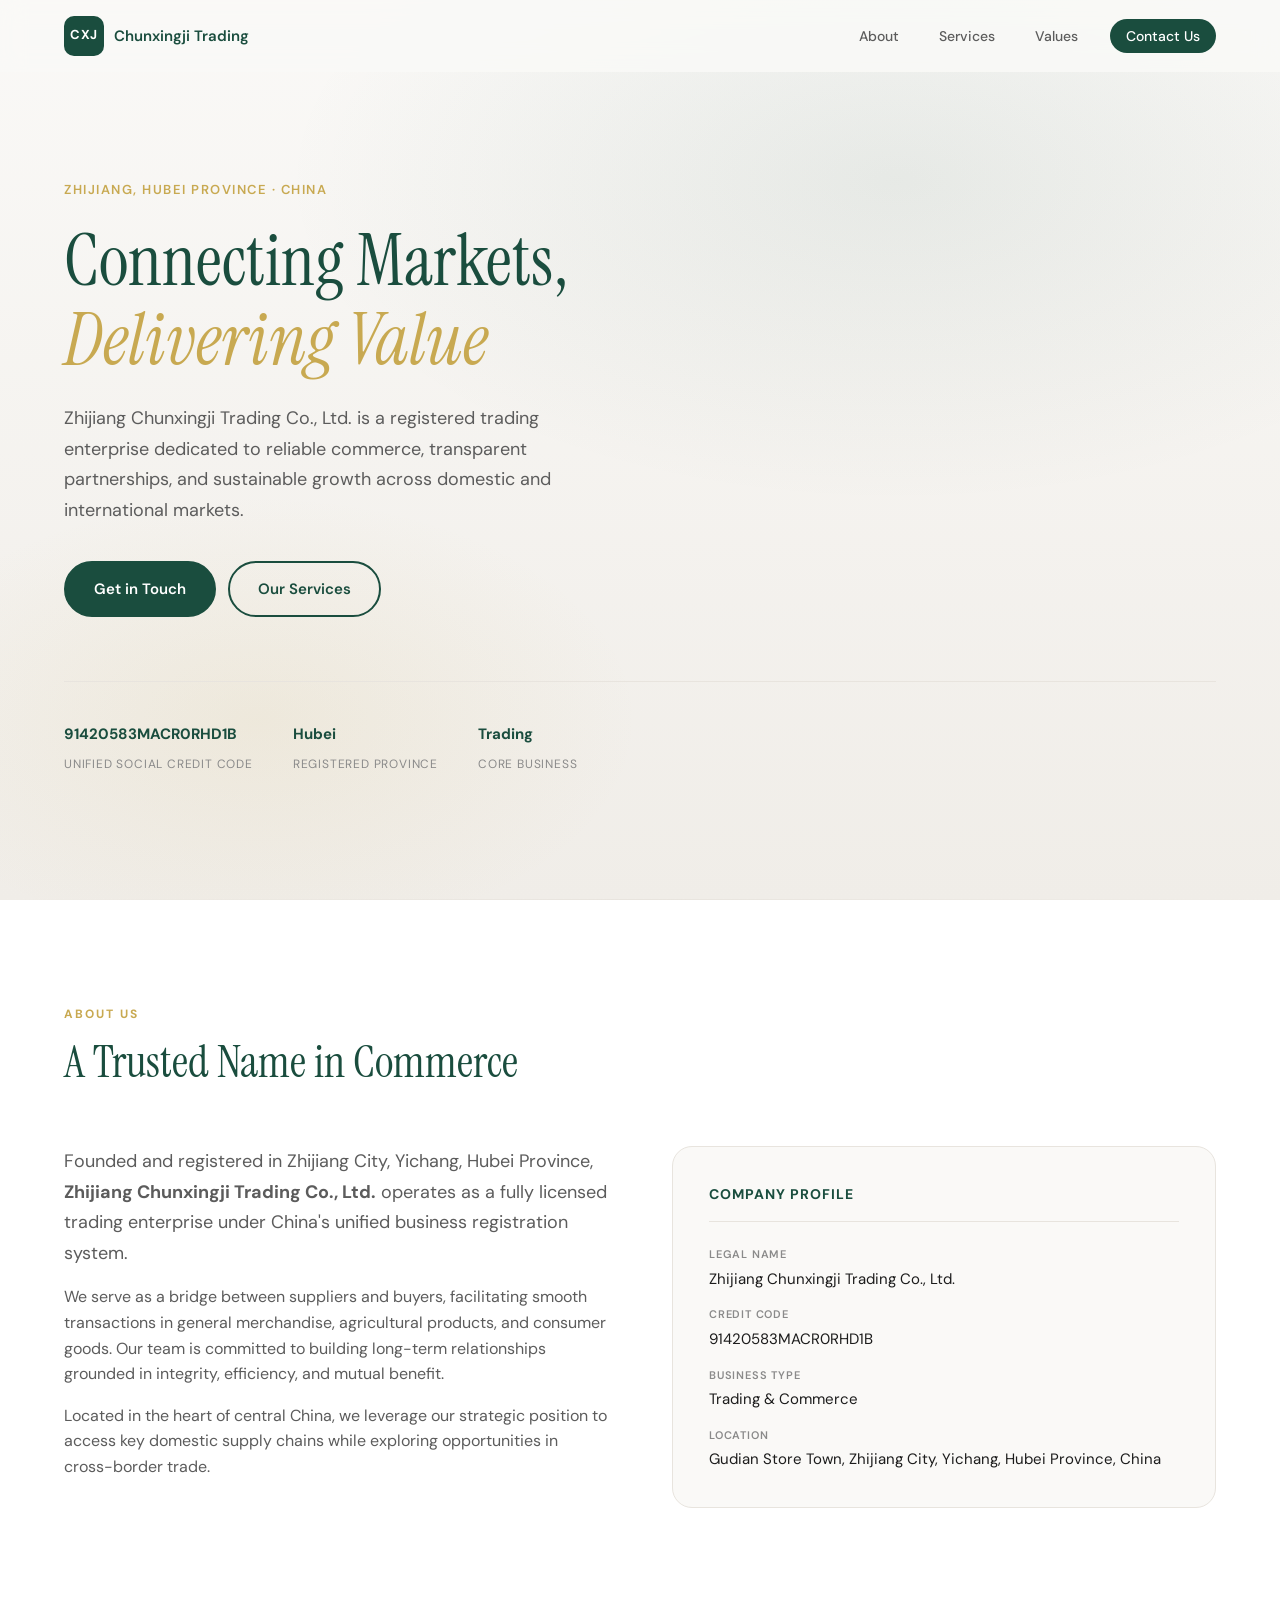
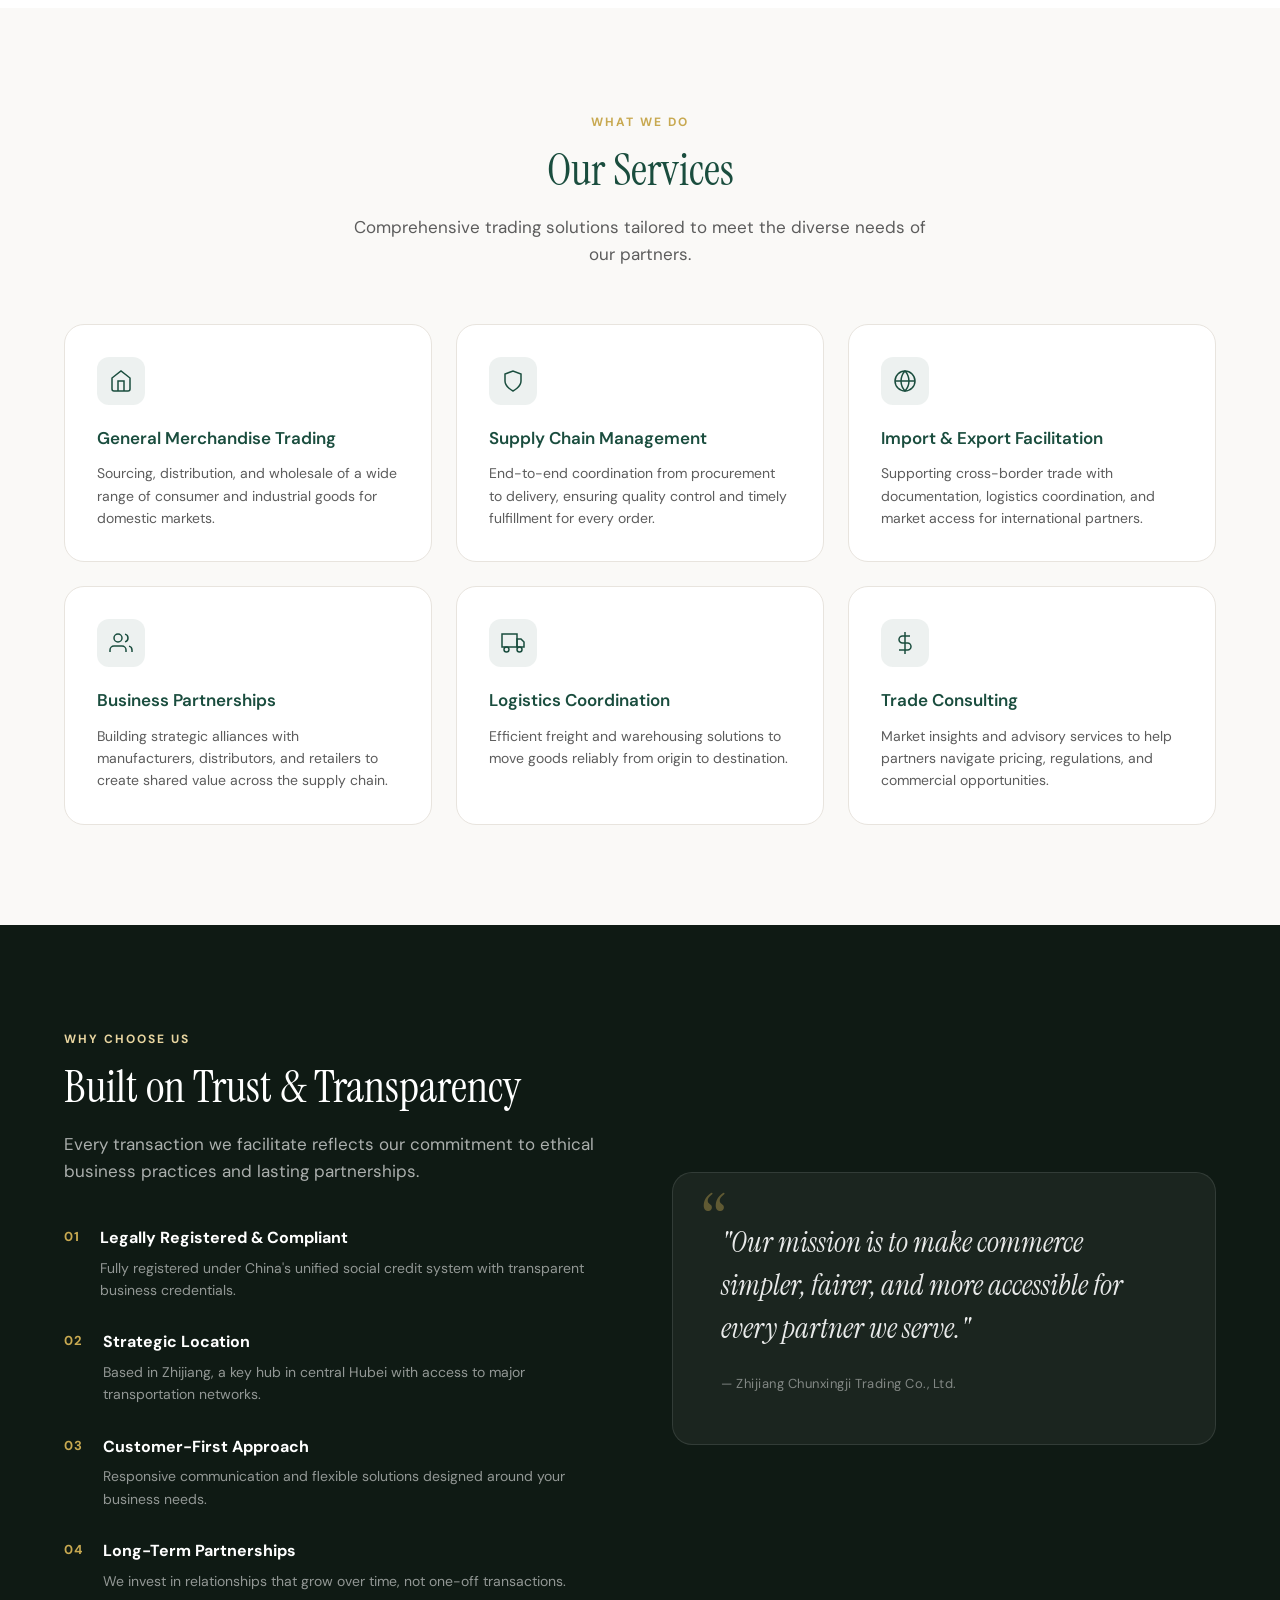
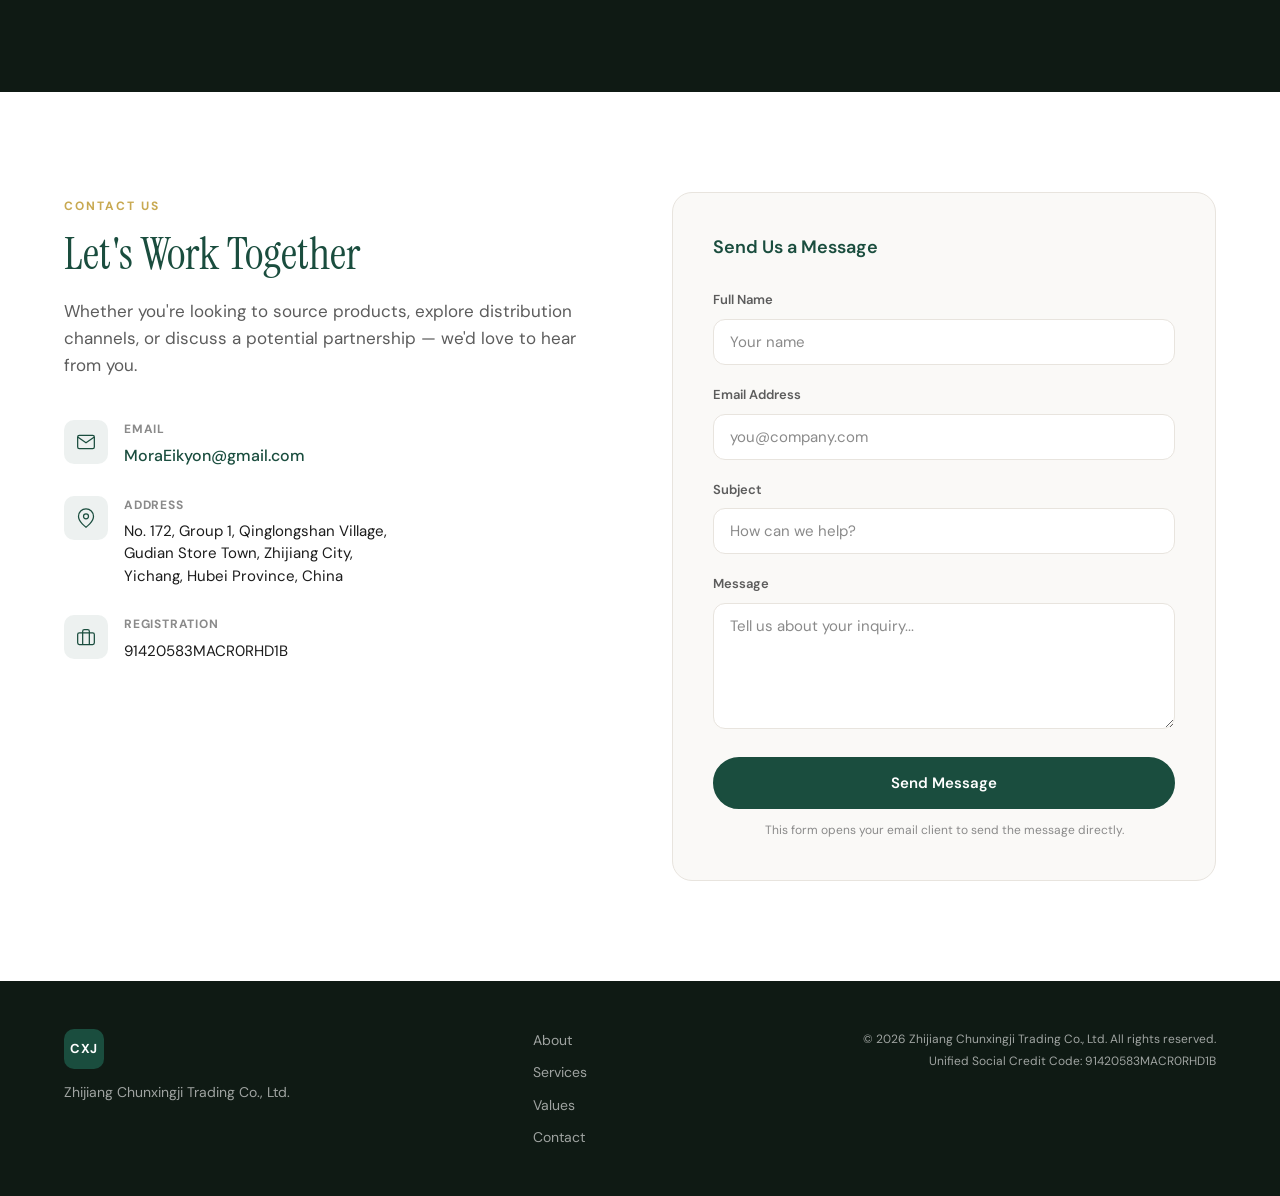
<file: index.html>
<!DOCTYPE html>
<html lang="en">
<head>
  <meta charset="UTF-8">
  <meta name="viewport" content="width=device-width, initial-scale=1.0">
  <meta name="description" content="Zhijiang Chunxingji Trading Co., Ltd. — A trusted trading partner based in Hubei Province, China, specializing in domestic and international commerce.">
  <title>Zhijiang Chunxingji Trading Co., Ltd.</title>
  <link rel="preconnect" href="https://fonts.googleapis.com">
  <link rel="preconnect" href="https://fonts.gstatic.com" crossorigin>
  <link href="https://fonts.googleapis.com/css2?family=DM+Sans:ital,opsz,wght@0,9..40,400;0,9..40,500;0,9..40,600;0,9..40,700;1,9..40,400&family=Instrument+Serif:ital@0;1&display=swap" rel="stylesheet">
  <link rel="stylesheet" href="styles.css">
</head>
<body>

  <!-- Navigation -->
  <header class="header" id="header">
    <nav class="nav container">
      <a href="#" class="nav__logo">
        <span class="nav__logo-mark">CXJ</span>
        <span class="nav__logo-text">Chunxingji Trading</span>
      </a>
      <button class="nav__toggle" id="navToggle" aria-label="Toggle navigation">
        <span></span>
        <span></span>
        <span></span>
      </button>
      <ul class="nav__menu" id="navMenu">
        <li><a href="#about" class="nav__link">About</a></li>
        <li><a href="#services" class="nav__link">Services</a></li>
        <li><a href="#values" class="nav__link">Values</a></li>
        <li><a href="#contact" class="nav__link nav__link--cta">Contact Us</a></li>
      </ul>
    </nav>
  </header>

  <!-- Hero -->
  <section class="hero" id="hero">
    <div class="hero__bg"></div>
    <div class="container hero__content">
      <p class="hero__eyebrow">Zhijiang, Hubei Province · China</p>
      <h1 class="hero__title">
        Connecting Markets,<br>
        <em>Delivering Value</em>
      </h1>
      <p class="hero__subtitle">
        Zhijiang Chunxingji Trading Co., Ltd. is a registered trading enterprise
        dedicated to reliable commerce, transparent partnerships, and sustainable growth
        across domestic and international markets.
      </p>
      <div class="hero__actions">
        <a href="#contact" class="btn btn--primary">Get in Touch</a>
        <a href="#services" class="btn btn--outline">Our Services</a>
      </div>
      <div class="hero__stats">
        <div class="hero__stat">
          <span class="hero__stat-value">91420583MACR0RHD1B</span>
          <span class="hero__stat-label">Unified Social Credit Code</span>
        </div>
        <div class="hero__stat">
          <span class="hero__stat-value">Hubei</span>
          <span class="hero__stat-label">Registered Province</span>
        </div>
        <div class="hero__stat">
          <span class="hero__stat-value">Trading</span>
          <span class="hero__stat-label">Core Business</span>
        </div>
      </div>
    </div>
  </section>

  <!-- About -->
  <section class="section about" id="about">
    <div class="container">
      <div class="section__header">
        <span class="section__tag">About Us</span>
        <h2 class="section__title">A Trusted Name in Commerce</h2>
      </div>
      <div class="about__grid">
        <div class="about__text">
          <p class="about__lead">
            Founded and registered in Zhijiang City, Yichang, Hubei Province,
            <strong>Zhijiang Chunxingji Trading Co., Ltd.</strong> operates as a
            fully licensed trading enterprise under China's unified business registration system.
          </p>
          <p>
            We serve as a bridge between suppliers and buyers, facilitating smooth
            transactions in general merchandise, agricultural products, and consumer goods.
            Our team is committed to building long-term relationships grounded in
            integrity, efficiency, and mutual benefit.
          </p>
          <p>
            Located in the heart of central China, we leverage our strategic position
            to access key domestic supply chains while exploring opportunities in
            cross-border trade.
          </p>
        </div>
        <div class="about__card">
          <h3 class="about__card-title">Company Profile</h3>
          <dl class="about__details">
            <div class="about__detail">
              <dt>Legal Name</dt>
              <dd>Zhijiang Chunxingji Trading Co., Ltd.</dd>
            </div>
            <div class="about__detail">
              <dt>Credit Code</dt>
              <dd>91420583MACR0RHD1B</dd>
            </div>
            <div class="about__detail">
              <dt>Business Type</dt>
              <dd>Trading & Commerce</dd>
            </div>
            <div class="about__detail">
              <dt>Location</dt>
              <dd>Gudian Store Town, Zhijiang City, Yichang, Hubei Province, China</dd>
            </div>
          </dl>
        </div>
      </div>
    </div>
  </section>

  <!-- Services -->
  <section class="section services" id="services">
    <div class="container">
      <div class="section__header section__header--center">
        <span class="section__tag">What We Do</span>
        <h2 class="section__title">Our Services</h2>
        <p class="section__desc">
          Comprehensive trading solutions tailored to meet the diverse needs of our partners.
        </p>
      </div>
      <div class="services__grid">
        <article class="service-card">
          <div class="service-card__icon">
            <svg viewBox="0 0 24 24" fill="none" stroke="currentColor" stroke-width="1.5">
              <path d="M3 9l9-7 9 7v11a2 2 0 01-2 2H5a2 2 0 01-2-2V9z"/>
              <polyline points="9 22 9 12 15 12 15 22"/>
            </svg>
          </div>
          <h3 class="service-card__title">General Merchandise Trading</h3>
          <p class="service-card__desc">
            Sourcing, distribution, and wholesale of a wide range of consumer and
            industrial goods for domestic markets.
          </p>
        </article>
        <article class="service-card">
          <div class="service-card__icon">
            <svg viewBox="0 0 24 24" fill="none" stroke="currentColor" stroke-width="1.5">
              <path d="M12 22s8-4 8-10V5l-8-3-8 3v7c0 6 8 10 8 10z"/>
            </svg>
          </div>
          <h3 class="service-card__title">Supply Chain Management</h3>
          <p class="service-card__desc">
            End-to-end coordination from procurement to delivery, ensuring quality
            control and timely fulfillment for every order.
          </p>
        </article>
        <article class="service-card">
          <div class="service-card__icon">
            <svg viewBox="0 0 24 24" fill="none" stroke="currentColor" stroke-width="1.5">
              <circle cx="12" cy="12" r="10"/>
              <line x1="2" y1="12" x2="22" y2="12"/>
              <path d="M12 2a15.3 15.3 0 014 10 15.3 15.3 0 01-4 10 15.3 15.3 0 01-4-10 15.3 15.3 0 014-10z"/>
            </svg>
          </div>
          <h3 class="service-card__title">Import & Export Facilitation</h3>
          <p class="service-card__desc">
            Supporting cross-border trade with documentation, logistics coordination,
            and market access for international partners.
          </p>
        </article>
        <article class="service-card">
          <div class="service-card__icon">
            <svg viewBox="0 0 24 24" fill="none" stroke="currentColor" stroke-width="1.5">
              <path d="M17 21v-2a4 4 0 00-4-4H5a4 4 0 00-4 4v2"/>
              <circle cx="9" cy="7" r="4"/>
              <path d="M23 21v-2a4 4 0 00-3-3.87"/>
              <path d="M16 3.13a4 4 0 010 7.75"/>
            </svg>
          </div>
          <h3 class="service-card__title">Business Partnerships</h3>
          <p class="service-card__desc">
            Building strategic alliances with manufacturers, distributors, and retailers
            to create shared value across the supply chain.
          </p>
        </article>
        <article class="service-card">
          <div class="service-card__icon">
            <svg viewBox="0 0 24 24" fill="none" stroke="currentColor" stroke-width="1.5">
              <rect x="1" y="3" width="15" height="13"/>
              <polygon points="16 8 20 8 23 11 23 16 16 16 16 8"/>
              <circle cx="5.5" cy="18.5" r="2.5"/>
              <circle cx="18.5" cy="18.5" r="2.5"/>
            </svg>
          </div>
          <h3 class="service-card__title">Logistics Coordination</h3>
          <p class="service-card__desc">
            Efficient freight and warehousing solutions to move goods reliably
            from origin to destination.
          </p>
        </article>
        <article class="service-card">
          <div class="service-card__icon">
            <svg viewBox="0 0 24 24" fill="none" stroke="currentColor" stroke-width="1.5">
              <line x1="12" y1="1" x2="12" y2="23"/>
              <path d="M17 5H9.5a3.5 3.5 0 000 7h5a3.5 3.5 0 010 7H6"/>
            </svg>
          </div>
          <h3 class="service-card__title">Trade Consulting</h3>
          <p class="service-card__desc">
            Market insights and advisory services to help partners navigate
            pricing, regulations, and commercial opportunities.
          </p>
        </article>
      </div>
    </div>
  </section>

  <!-- Values -->
  <section class="section values" id="values">
    <div class="container">
      <div class="values__inner">
        <div class="values__content">
          <span class="section__tag">Why Choose Us</span>
          <h2 class="section__title">Built on Trust &amp; Transparency</h2>
          <p class="values__desc">
            Every transaction we facilitate reflects our commitment to ethical business
            practices and lasting partnerships.
          </p>
          <ul class="values__list">
            <li class="values__item">
              <span class="values__number">01</span>
              <div>
                <strong>Legally Registered & Compliant</strong>
                <p>Fully registered under China's unified social credit system with transparent business credentials.</p>
              </div>
            </li>
            <li class="values__item">
              <span class="values__number">02</span>
              <div>
                <strong>Strategic Location</strong>
                <p>Based in Zhijiang, a key hub in central Hubei with access to major transportation networks.</p>
              </div>
            </li>
            <li class="values__item">
              <span class="values__number">03</span>
              <div>
                <strong>Customer-First Approach</strong>
                <p>Responsive communication and flexible solutions designed around your business needs.</p>
              </div>
            </li>
            <li class="values__item">
              <span class="values__number">04</span>
              <div>
                <strong>Long-Term Partnerships</strong>
                <p>We invest in relationships that grow over time, not one-off transactions.</p>
              </div>
            </li>
          </ul>
        </div>
        <div class="values__visual">
          <div class="values__quote">
            <blockquote>
              "Our mission is to make commerce simpler, fairer, and more accessible
              for every partner we serve."
            </blockquote>
            <cite>— Zhijiang Chunxingji Trading Co., Ltd.</cite>
          </div>
        </div>
      </div>
    </div>
  </section>

  <!-- Contact -->
  <section class="section contact" id="contact">
    <div class="container">
      <div class="contact__grid">
        <div class="contact__info">
          <span class="section__tag">Contact Us</span>
          <h2 class="section__title">Let's Work Together</h2>
          <p class="contact__desc">
            Whether you're looking to source products, explore distribution channels,
            or discuss a potential partnership — we'd love to hear from you.
          </p>
          <div class="contact__details">
            <div class="contact__item">
              <div class="contact__item-icon">
                <svg viewBox="0 0 24 24" fill="none" stroke="currentColor" stroke-width="1.5">
                  <path d="M4 4h16c1.1 0 2 .9 2 2v12c0 1.1-.9 2-2 2H4c-1.1 0-2-.9-2-2V6c0-1.1.9-2 2-2z"/>
                  <polyline points="22,6 12,13 2,6"/>
                </svg>
              </div>
              <div>
                <strong>Email</strong>
                <a href="mailto:MoraEikyon@gmail.com">MoraEikyon@gmail.com</a>
              </div>
            </div>
            <div class="contact__item">
              <div class="contact__item-icon">
                <svg viewBox="0 0 24 24" fill="none" stroke="currentColor" stroke-width="1.5">
                  <path d="M21 10c0 7-9 13-9 13s-9-6-9-13a9 9 0 0118 0z"/>
                  <circle cx="12" cy="10" r="3"/>
                </svg>
              </div>
              <div>
                <strong>Address</strong>
                <address>
                  No. 172, Group 1, Qinglongshan Village,<br>
                  Gudian Store Town, Zhijiang City,<br>
                  Yichang, Hubei Province, China
                </address>
              </div>
            </div>
            <div class="contact__item">
              <div class="contact__item-icon">
                <svg viewBox="0 0 24 24" fill="none" stroke="currentColor" stroke-width="1.5">
                  <rect x="2" y="7" width="20" height="14" rx="2" ry="2"/>
                  <path d="M16 21V5a2 2 0 00-2-2h-4a2 2 0 00-2 2v16"/>
                </svg>
              </div>
              <div>
                <strong>Registration</strong>
                <span>91420583MACR0RHD1B</span>
              </div>
            </div>
          </div>
        </div>
        <form class="contact__form" id="contactForm">
          <h3 class="contact__form-title">Send Us a Message</h3>
          <div class="form__group">
            <label for="name">Full Name</label>
            <input type="text" id="name" name="name" placeholder="Your name" required>
          </div>
          <div class="form__group">
            <label for="email">Email Address</label>
            <input type="email" id="email" name="email" placeholder="you@company.com" required>
          </div>
          <div class="form__group">
            <label for="subject">Subject</label>
            <input type="text" id="subject" name="subject" placeholder="How can we help?" required>
          </div>
          <div class="form__group">
            <label for="message">Message</label>
            <textarea id="message" name="message" rows="5" placeholder="Tell us about your inquiry..." required></textarea>
          </div>
          <button type="submit" class="btn btn--primary btn--full">Send Message</button>
          <p class="form__note">This form opens your email client to send the message directly.</p>
        </form>
      </div>
    </div>
  </section>

  <!-- Footer -->
  <footer class="footer">
    <div class="container footer__inner">
      <div class="footer__brand">
        <span class="nav__logo-mark">CXJ</span>
        <p>Zhijiang Chunxingji Trading Co., Ltd.</p>
      </div>
      <div class="footer__links">
        <a href="#about">About</a>
        <a href="#services">Services</a>
        <a href="#values">Values</a>
        <a href="#contact">Contact</a>
      </div>
      <div class="footer__legal">
        <p>&copy; 2026 Zhijiang Chunxingji Trading Co., Ltd. All rights reserved.</p>
        <p>Unified Social Credit Code: 91420583MACR0RHD1B</p>
      </div>
    </div>
  </footer>

  <script src="script.js"></script>
</body>
</html>
</file>
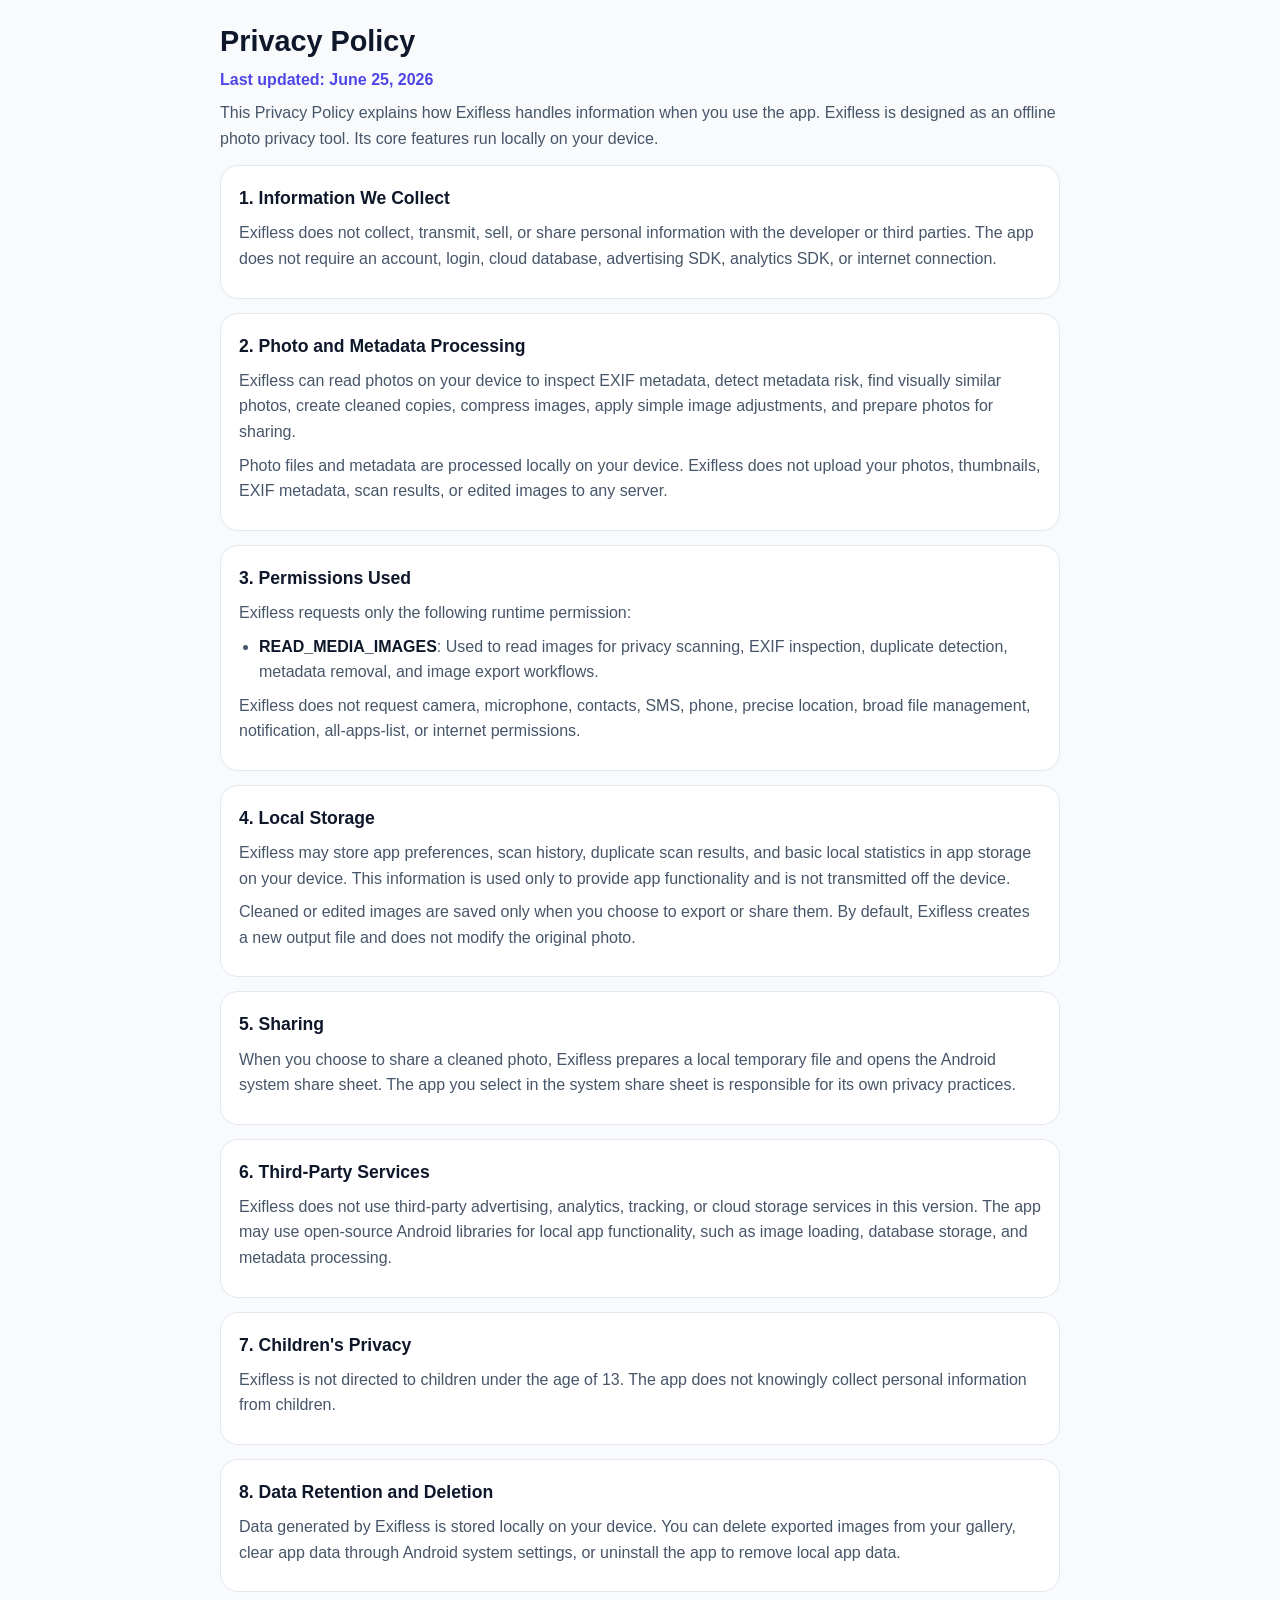
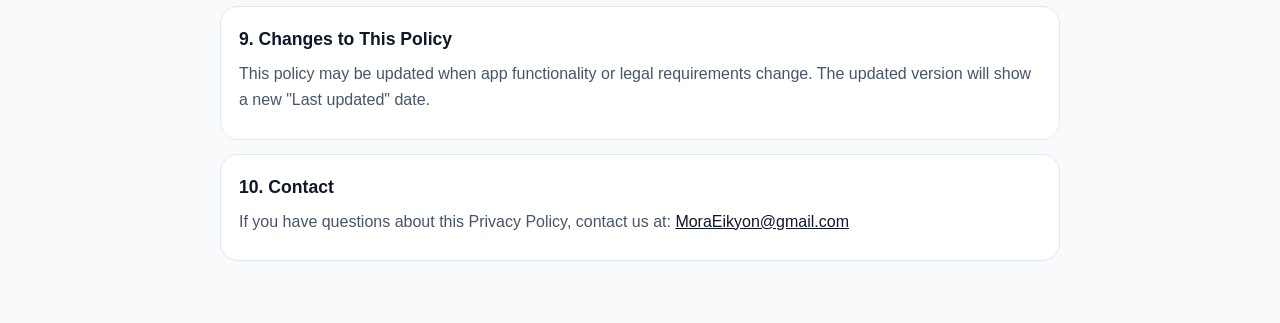
<file: privacy_policy.html>
﻿<!DOCTYPE html>
<html lang="en">
<head>
    <meta charset="utf-8" />
    <meta name="viewport" content="width=device-width, initial-scale=1" />
    <title>Exifless Privacy Policy</title>
    <style>
        :root {
            color-scheme: light dark;
            --bg: #f8fafc;
            --card: #ffffff;
            --text: #0f172a;
            --muted: #475569;
            --border: #e2e8f0;
            --primary: #4f46e5;
        }
        @media (prefers-color-scheme: dark) {
            :root {
                --bg: #0f172a;
                --card: #1e293b;
                --text: #f8fafc;
                --muted: #cbd5e1;
                --border: #334155;
                --primary: #a5b4fc;
            }
        }
        body {
            margin: 0;
            background: var(--bg);
            color: var(--text);
            font-family: -apple-system, BlinkMacSystemFont, "Segoe UI", Roboto, Arial, sans-serif;
            line-height: 1.6;
        }
        main {
            max-width: 840px;
            margin: 0 auto;
            padding: 24px 16px 48px;
        }
        section {
            background: var(--card);
            border: 1px solid var(--border);
            border-radius: 18px;
            padding: 18px;
            margin: 14px 0;
        }
        h1 {
            font-size: 1.8rem;
            line-height: 1.2;
            margin: 0 0 8px;
        }
        h2 {
            font-size: 1.1rem;
            margin: 0 0 8px;
        }
        p, li {
            color: var(--muted);
        }
        p {
            margin: 8px 0;
        }
        ul {
            padding-left: 20px;
            margin: 8px 0 0;
        }
        strong, a {
            color: var(--text);
        }
        .updated {
            color: var(--primary);
            font-weight: 600;
        }
    </style>
</head>
<body>
    <main>
        <h1>Privacy Policy</h1>
        <p class="updated">Last updated: June 25, 2026</p>
        <p>
            This Privacy Policy explains how Exifless handles information when you use the app.
            Exifless is designed as an offline photo privacy tool. Its core features run locally on your device.
        </p>

        <section>
            <h2>1. Information We Collect</h2>
            <p>
                Exifless does not collect, transmit, sell, or share personal information with the developer or third parties.
                The app does not require an account, login, cloud database, advertising SDK, analytics SDK, or internet connection.
            </p>
        </section>

        <section>
            <h2>2. Photo and Metadata Processing</h2>
            <p>
                Exifless can read photos on your device to inspect EXIF metadata, detect metadata risk, find visually similar photos,
                create cleaned copies, compress images, apply simple image adjustments, and prepare photos for sharing.
            </p>
            <p>
                Photo files and metadata are processed locally on your device. Exifless does not upload your photos, thumbnails,
                EXIF metadata, scan results, or edited images to any server.
            </p>
        </section>

        <section>
            <h2>3. Permissions Used</h2>
            <p>Exifless requests only the following runtime permission:</p>
            <ul>
                <li>
                    <strong>READ_MEDIA_IMAGES</strong>: Used to read images for privacy scanning, EXIF inspection,
                    duplicate detection, metadata removal, and image export workflows.
                </li>
            </ul>
            <p>
                Exifless does not request camera, microphone, contacts, SMS, phone, precise location, broad file management,
                notification, all-apps-list, or internet permissions.
            </p>
        </section>

        <section>
            <h2>4. Local Storage</h2>
            <p>
                Exifless may store app preferences, scan history, duplicate scan results, and basic local statistics in app storage
                on your device. This information is used only to provide app functionality and is not transmitted off the device.
            </p>
            <p>
                Cleaned or edited images are saved only when you choose to export or share them. By default, Exifless creates a new
                output file and does not modify the original photo.
            </p>
        </section>

        <section>
            <h2>5. Sharing</h2>
            <p>
                When you choose to share a cleaned photo, Exifless prepares a local temporary file and opens the Android system share sheet.
                The app you select in the system share sheet is responsible for its own privacy practices.
            </p>
        </section>

        <section>
            <h2>6. Third-Party Services</h2>
            <p>
                Exifless does not use third-party advertising, analytics, tracking, or cloud storage services in this version.
                The app may use open-source Android libraries for local app functionality, such as image loading, database storage,
                and metadata processing.
            </p>
        </section>

        <section>
            <h2>7. Children's Privacy</h2>
            <p>
                Exifless is not directed to children under the age of 13. The app does not knowingly collect personal information
                from children.
            </p>
        </section>

        <section>
            <h2>8. Data Retention and Deletion</h2>
            <p>
                Data generated by Exifless is stored locally on your device. You can delete exported images from your gallery,
                clear app data through Android system settings, or uninstall the app to remove local app data.
            </p>
        </section>

        <section>
            <h2>9. Changes to This Policy</h2>
            <p>
                This policy may be updated when app functionality or legal requirements change. The updated version will show a new
                "Last updated" date.
            </p>
        </section>

        <section>
            <h2>10. Contact</h2>
            <p>
                If you have questions about this Privacy Policy, contact us at:
                <a href="mailto:MoraEikyon@gmail.com">MoraEikyon@gmail.com</a>
            </p>
        </section>
    </main>
</body>
</html>
</file>
<file: styles.css>
/* ========================================
   Zhijiang Chunxingji Trading Co., Ltd.
   Corporate Website Styles
   ======================================== */

:root {
  --color-bg: #faf9f7;
  --color-bg-dark: #0f1a14;
  --color-surface: #ffffff;
  --color-primary: #1a4d3e;
  --color-primary-light: #2d6b58;
  --color-accent: #c8a951;
  --color-accent-light: #e8d5a0;
  --color-text: #1c1c1c;
  --color-text-muted: #5c5c5c;
  --color-text-light: #8a8a8a;
  --color-border: #e8e4de;
  --font-sans: 'DM Sans', system-ui, sans-serif;
  --font-serif: 'Instrument Serif', Georgia, serif;
  --radius: 12px;
  --radius-lg: 20px;
  --shadow: 0 4px 24px rgba(15, 26, 20, 0.08);
  --shadow-lg: 0 12px 48px rgba(15, 26, 20, 0.12);
  --transition: 0.3s cubic-bezier(0.4, 0, 0.2, 1);
  --header-height: 72px;
}

*, *::before, *::after {
  box-sizing: border-box;
  margin: 0;
  padding: 0;
}

html {
  scroll-behavior: smooth;
  scroll-padding-top: var(--header-height);
}

body {
  font-family: var(--font-sans);
  font-size: 16px;
  line-height: 1.6;
  color: var(--color-text);
  background: var(--color-bg);
  -webkit-font-smoothing: antialiased;
}

img { max-width: 100%; display: block; }
a { color: inherit; text-decoration: none; }
address { font-style: normal; }

.container {
  width: 100%;
  max-width: 1200px;
  margin: 0 auto;
  padding: 0 24px;
}

/* ---- Buttons ---- */
.btn {
  display: inline-flex;
  align-items: center;
  justify-content: center;
  padding: 14px 28px;
  font-family: var(--font-sans);
  font-size: 15px;
  font-weight: 600;
  border-radius: 50px;
  border: 2px solid transparent;
  cursor: pointer;
  transition: var(--transition);
}

.btn--primary {
  background: var(--color-primary);
  color: #fff;
  border-color: var(--color-primary);
}

.btn--primary:hover {
  background: var(--color-primary-light);
  border-color: var(--color-primary-light);
  transform: translateY(-2px);
  box-shadow: var(--shadow);
}

.btn--outline {
  background: transparent;
  color: var(--color-primary);
  border-color: var(--color-primary);
}

.btn--outline:hover {
  background: var(--color-primary);
  color: #fff;
  transform: translateY(-2px);
}

.btn--full { width: 100%; }

/* ---- Header / Nav ---- */
.header {
  position: fixed;
  top: 0;
  left: 0;
  right: 0;
  z-index: 1000;
  height: var(--header-height);
  background: rgba(250, 249, 247, 0.85);
  backdrop-filter: blur(12px);
  border-bottom: 1px solid transparent;
  transition: var(--transition);
}

.header.scrolled {
  border-bottom-color: var(--color-border);
  box-shadow: var(--shadow);
}

.nav {
  display: flex;
  align-items: center;
  justify-content: space-between;
  height: 100%;
}

.nav__logo {
  display: flex;
  align-items: center;
  gap: 10px;
  font-weight: 600;
  color: var(--color-primary);
}

.nav__logo-mark {
  display: flex;
  align-items: center;
  justify-content: center;
  width: 40px;
  height: 40px;
  background: var(--color-primary);
  color: #fff;
  font-size: 13px;
  font-weight: 700;
  letter-spacing: 0.5px;
  border-radius: 10px;
}

.nav__logo-text {
  font-size: 15px;
}

.nav__menu {
  display: flex;
  align-items: center;
  gap: 8px;
  list-style: none;
}

.nav__link {
  padding: 8px 16px;
  font-size: 14px;
  font-weight: 500;
  color: var(--color-text-muted);
  border-radius: 50px;
  transition: var(--transition);
}

.nav__link:hover { color: var(--color-primary); }

.nav__link--cta {
  background: var(--color-primary);
  color: #fff !important;
  margin-left: 8px;
}

.nav__link--cta:hover {
  background: var(--color-primary-light);
}

.nav__toggle {
  display: none;
  flex-direction: column;
  gap: 5px;
  background: none;
  border: none;
  cursor: pointer;
  padding: 4px;
}

.nav__toggle span {
  display: block;
  width: 24px;
  height: 2px;
  background: var(--color-primary);
  border-radius: 2px;
  transition: var(--transition);
}

.nav__toggle.active span:nth-child(1) {
  transform: rotate(45deg) translate(5px, 5px);
}

.nav__toggle.active span:nth-child(2) { opacity: 0; }

.nav__toggle.active span:nth-child(3) {
  transform: rotate(-45deg) translate(5px, -5px);
}

/* ---- Hero ---- */
.hero {
  position: relative;
  min-height: 100vh;
  display: flex;
  align-items: center;
  padding: calc(var(--header-height) + 60px) 0 80px;
  overflow: hidden;
}

.hero__bg {
  position: absolute;
  inset: 0;
  background:
    radial-gradient(ellipse 80% 60% at 70% 20%, rgba(26, 77, 62, 0.08) 0%, transparent 60%),
    radial-gradient(ellipse 60% 50% at 20% 80%, rgba(200, 169, 81, 0.1) 0%, transparent 50%),
    linear-gradient(180deg, var(--color-bg) 0%, #f0ede8 100%);
  z-index: 0;
}

.hero__bg::after {
  content: '';
  position: absolute;
  bottom: 0;
  left: 0;
  right: 0;
  height: 1px;
  background: linear-gradient(90deg, transparent, var(--color-border), transparent);
}

.hero__content {
  position: relative;
  z-index: 1;
}

.hero__eyebrow {
  display: inline-block;
  font-size: 13px;
  font-weight: 600;
  letter-spacing: 1.5px;
  text-transform: uppercase;
  color: var(--color-accent);
  margin-bottom: 20px;
}

.hero__title {
  font-family: var(--font-serif);
  font-size: clamp(2.8rem, 6vw, 4.5rem);
  font-weight: 400;
  line-height: 1.1;
  color: var(--color-primary);
  margin-bottom: 24px;
}

.hero__title em {
  font-style: italic;
  color: var(--color-accent);
}

.hero__subtitle {
  max-width: 560px;
  font-size: 18px;
  line-height: 1.7;
  color: var(--color-text-muted);
  margin-bottom: 36px;
}

.hero__actions {
  display: flex;
  flex-wrap: wrap;
  gap: 12px;
  margin-bottom: 64px;
}

.hero__stats {
  display: flex;
  flex-wrap: wrap;
  gap: 40px;
  padding-top: 40px;
  border-top: 1px solid var(--color-border);
}

.hero__stat-value {
  display: block;
  font-size: 15px;
  font-weight: 700;
  color: var(--color-primary);
  margin-bottom: 4px;
  font-variant-numeric: tabular-nums;
}

.hero__stat-label {
  font-size: 12px;
  color: var(--color-text-light);
  text-transform: uppercase;
  letter-spacing: 0.8px;
}

/* ---- Sections ---- */
.section {
  padding: 100px 0;
}

.section__header {
  margin-bottom: 56px;
}

.section__header--center {
  text-align: center;
  max-width: 600px;
  margin-left: auto;
  margin-right: auto;
  margin-bottom: 56px;
}

.section__tag {
  display: inline-block;
  font-size: 12px;
  font-weight: 700;
  letter-spacing: 2px;
  text-transform: uppercase;
  color: var(--color-accent);
  margin-bottom: 12px;
}

.section__title {
  font-family: var(--font-serif);
  font-size: clamp(2rem, 4vw, 2.8rem);
  font-weight: 400;
  color: var(--color-primary);
  line-height: 1.2;
}

.section__desc {
  margin-top: 16px;
  font-size: 17px;
  color: var(--color-text-muted);
}

/* ---- About ---- */
.about { background: var(--color-surface); }

.about__grid {
  display: grid;
  grid-template-columns: 1fr 1fr;
  gap: 64px;
  align-items: start;
}

.about__lead {
  font-size: 18px;
  line-height: 1.7;
  color: var(--color-text);
  margin-bottom: 20px;
}

.about__text p {
  color: var(--color-text-muted);
  margin-bottom: 16px;
}

.about__card {
  background: var(--color-bg);
  border: 1px solid var(--color-border);
  border-radius: var(--radius-lg);
  padding: 36px;
}

.about__card-title {
  font-size: 14px;
  font-weight: 700;
  text-transform: uppercase;
  letter-spacing: 1px;
  color: var(--color-primary);
  margin-bottom: 24px;
  padding-bottom: 16px;
  border-bottom: 1px solid var(--color-border);
}

.about__details { display: flex; flex-direction: column; gap: 16px; }

.about__detail dt {
  font-size: 11px;
  font-weight: 600;
  text-transform: uppercase;
  letter-spacing: 0.8px;
  color: var(--color-text-light);
  margin-bottom: 4px;
}

.about__detail dd {
  font-size: 15px;
  color: var(--color-text);
  line-height: 1.5;
}

/* ---- Services ---- */
.services__grid {
  display: grid;
  grid-template-columns: repeat(3, 1fr);
  gap: 24px;
}

.service-card {
  background: var(--color-surface);
  border: 1px solid var(--color-border);
  border-radius: var(--radius-lg);
  padding: 32px;
  transition: var(--transition);
}

.service-card:hover {
  transform: translateY(-4px);
  box-shadow: var(--shadow-lg);
  border-color: transparent;
}

.service-card__icon {
  width: 48px;
  height: 48px;
  display: flex;
  align-items: center;
  justify-content: center;
  background: rgba(26, 77, 62, 0.08);
  border-radius: 12px;
  color: var(--color-primary);
  margin-bottom: 20px;
}

.service-card__icon svg {
  width: 24px;
  height: 24px;
}

.service-card__title {
  font-size: 17px;
  font-weight: 600;
  color: var(--color-primary);
  margin-bottom: 10px;
}

.service-card__desc {
  font-size: 14px;
  color: var(--color-text-muted);
  line-height: 1.6;
}

/* ---- Values ---- */
.values {
  background: var(--color-bg-dark);
  color: #fff;
}

.values .section__tag { color: var(--color-accent-light); }
.values .section__title { color: #fff; }

.values__inner {
  display: grid;
  grid-template-columns: 1fr 1fr;
  gap: 64px;
  align-items: center;
}

.values__desc {
  font-size: 17px;
  color: rgba(255, 255, 255, 0.65);
  margin: 16px 0 40px;
}

.values__list {
  list-style: none;
  display: flex;
  flex-direction: column;
  gap: 28px;
}

.values__item {
  display: flex;
  gap: 20px;
  align-items: flex-start;
}

.values__number {
  flex-shrink: 0;
  font-size: 13px;
  font-weight: 700;
  color: var(--color-accent);
  letter-spacing: 1px;
  padding-top: 2px;
}

.values__item strong {
  display: block;
  font-size: 16px;
  margin-bottom: 6px;
}

.values__item p {
  font-size: 14px;
  color: rgba(255, 255, 255, 0.55);
  line-height: 1.6;
}

.values__visual {
  display: flex;
  align-items: center;
  justify-content: center;
}

.values__quote {
  background: rgba(255, 255, 255, 0.05);
  border: 1px solid rgba(255, 255, 255, 0.1);
  border-radius: var(--radius-lg);
  padding: 48px;
  position: relative;
}

.values__quote::before {
  content: '\201C';
  position: absolute;
  top: 16px;
  left: 32px;
  font-family: var(--font-serif);
  font-size: 80px;
  line-height: 1;
  color: var(--color-accent);
  opacity: 0.4;
}

.values__quote blockquote {
  font-family: var(--font-serif);
  font-size: clamp(1.4rem, 2.5vw, 1.8rem);
  font-style: italic;
  line-height: 1.5;
  color: rgba(255, 255, 255, 0.9);
  margin-bottom: 20px;
  position: relative;
  z-index: 1;
}

.values__quote cite {
  font-size: 13px;
  font-style: normal;
  color: rgba(255, 255, 255, 0.45);
  letter-spacing: 0.5px;
}

/* ---- Contact ---- */
.contact { background: var(--color-surface); }

.contact__grid {
  display: grid;
  grid-template-columns: 1fr 1fr;
  gap: 64px;
  align-items: start;
}

.contact__desc {
  font-size: 17px;
  color: var(--color-text-muted);
  margin: 16px 0 40px;
}

.contact__details {
  display: flex;
  flex-direction: column;
  gap: 28px;
}

.contact__item {
  display: flex;
  gap: 16px;
  align-items: flex-start;
}

.contact__item-icon {
  flex-shrink: 0;
  width: 44px;
  height: 44px;
  display: flex;
  align-items: center;
  justify-content: center;
  background: rgba(26, 77, 62, 0.08);
  border-radius: 10px;
  color: var(--color-primary);
}

.contact__item-icon svg {
  width: 20px;
  height: 20px;
}

.contact__item strong {
  display: block;
  font-size: 12px;
  font-weight: 700;
  text-transform: uppercase;
  letter-spacing: 0.8px;
  color: var(--color-text-light);
  margin-bottom: 4px;
}

.contact__item a {
  color: var(--color-primary);
  font-weight: 500;
  transition: var(--transition);
}

.contact__item a:hover { color: var(--color-accent); }

.contact__item address,
.contact__item span {
  font-size: 15px;
  color: var(--color-text);
  line-height: 1.5;
}

.contact__form {
  background: var(--color-bg);
  border: 1px solid var(--color-border);
  border-radius: var(--radius-lg);
  padding: 40px;
}

.contact__form-title {
  font-size: 18px;
  font-weight: 600;
  color: var(--color-primary);
  margin-bottom: 28px;
}

.form__group {
  margin-bottom: 20px;
}

.form__group label {
  display: block;
  font-size: 13px;
  font-weight: 600;
  color: var(--color-text-muted);
  margin-bottom: 8px;
}

.form__group input,
.form__group textarea {
  width: 100%;
  padding: 12px 16px;
  font-family: var(--font-sans);
  font-size: 15px;
  color: var(--color-text);
  background: var(--color-surface);
  border: 1px solid var(--color-border);
  border-radius: var(--radius);
  transition: var(--transition);
  resize: vertical;
}

.form__group input:focus,
.form__group textarea:focus {
  outline: none;
  border-color: var(--color-primary);
  box-shadow: 0 0 0 3px rgba(26, 77, 62, 0.1);
}

.form__group input::placeholder,
.form__group textarea::placeholder {
  color: var(--color-text-light);
}

.form__note {
  margin-top: 12px;
  font-size: 12px;
  color: var(--color-text-light);
  text-align: center;
}

/* ---- Footer ---- */
.footer {
  background: var(--color-bg-dark);
  color: rgba(255, 255, 255, 0.6);
  padding: 48px 0;
}

.footer__inner {
  display: grid;
  grid-template-columns: 2fr 1fr 2fr;
  gap: 40px;
  align-items: start;
}

.footer__brand .nav__logo-mark {
  margin-bottom: 12px;
}

.footer__brand p {
  font-size: 14px;
  line-height: 1.6;
}

.footer__links {
  display: flex;
  flex-direction: column;
  gap: 10px;
}

.footer__links a {
  font-size: 14px;
  transition: var(--transition);
}

.footer__links a:hover { color: #fff; }

.footer__legal {
  text-align: right;
}

.footer__legal p {
  font-size: 12px;
  line-height: 1.8;
}

/* ---- Animations ---- */
.fade-in {
  opacity: 0;
  transform: translateY(24px);
  transition: opacity 0.6s ease, transform 0.6s ease;
}

.fade-in.visible {
  opacity: 1;
  transform: translateY(0);
}

/* ---- Responsive ---- */
@media (max-width: 1024px) {
  .services__grid { grid-template-columns: repeat(2, 1fr); }
  .about__grid,
  .values__inner,
  .contact__grid { gap: 40px; }
}

@media (max-width: 768px) {
  .nav__toggle { display: flex; }

  .nav__menu {
    position: fixed;
    top: var(--header-height);
    left: 0;
    right: 0;
    flex-direction: column;
    background: rgba(250, 249, 247, 0.98);
    backdrop-filter: blur(12px);
    padding: 24px;
    gap: 4px;
    border-bottom: 1px solid var(--color-border);
    transform: translateY(-110%);
    opacity: 0;
    pointer-events: none;
    transition: var(--transition);
  }

  .nav__menu.open {
    transform: translateY(0);
    opacity: 1;
    pointer-events: all;
  }

  .nav__link { width: 100%; text-align: center; padding: 12px; }
  .nav__link--cta { margin-left: 0; margin-top: 8px; }

  .hero { min-height: auto; padding-bottom: 60px; }
  .hero__stats { gap: 24px; }

  .about__grid,
  .values__inner,
  .contact__grid,
  .footer__inner {
    grid-template-columns: 1fr;
  }

  .services__grid { grid-template-columns: 1fr; }

  .footer__legal { text-align: left; }

  .section { padding: 72px 0; }
}

@media (max-width: 480px) {
  .hero__actions { flex-direction: column; }
  .hero__actions .btn { width: 100%; }
  .hero__stats { flex-direction: column; gap: 16px; }
}
</file>
